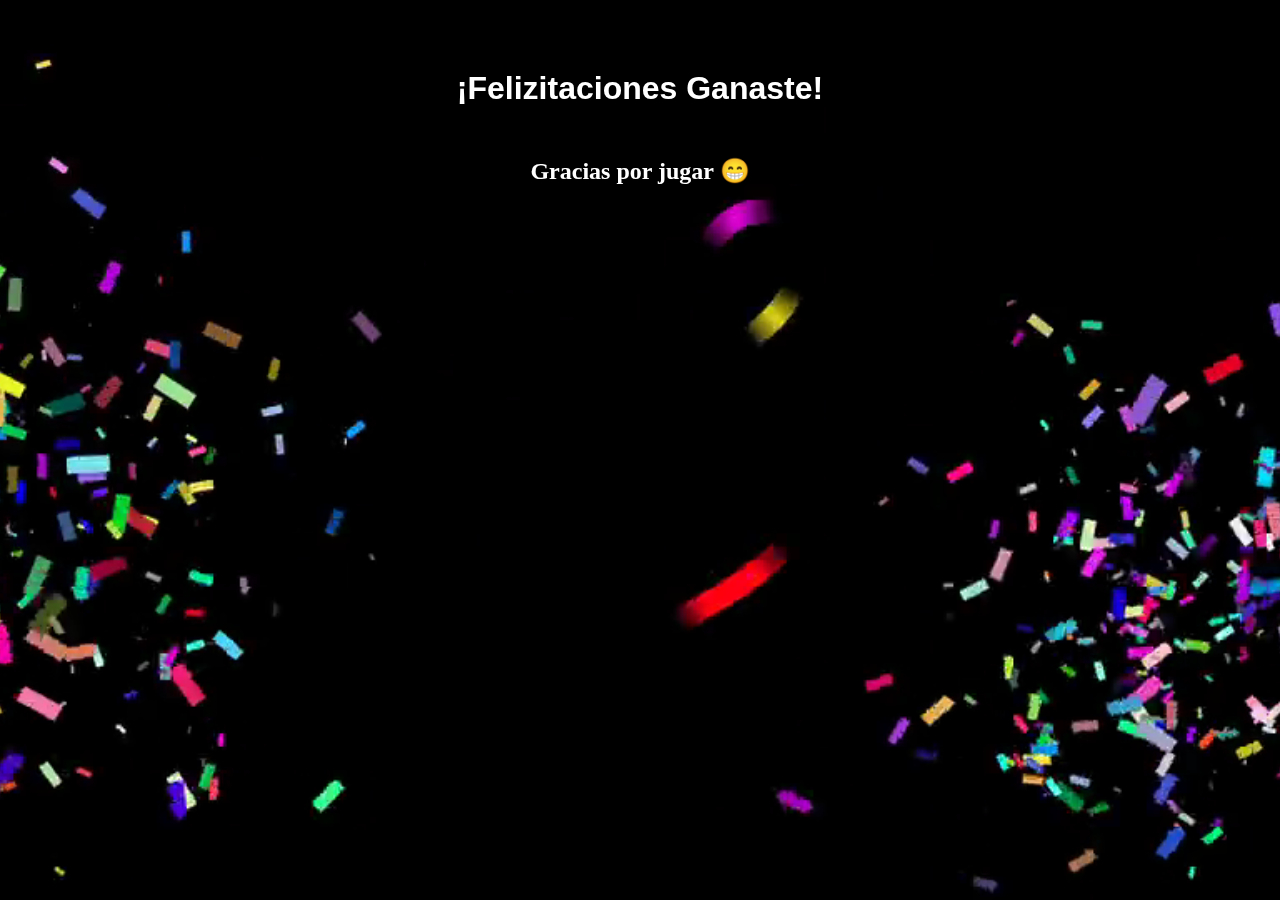
<file: final.html>
<!DOCTYPE html>
<html>
<head>
	<title>Inicio</title>
	<meta name="viewport" content="width=device-width, user-scalable=no, initial-scale1.0, maximun-scale=1.0, minimun-scale=1.0">
	<link rel="stylesheet" type="text/css" href="style.css">
	<meta charset="utf-8">
</head>
<body>
	<video src="confetti_-_121983 (540p).mp4" autoplay="" muted=""></video>
	<div class="cont-m">
	  <h1>¡Felizitaciones Ganaste!</h1>
	  <h2>Gracias por jugar &#128513</h2>
	</div>
</body>
</html>
</file>
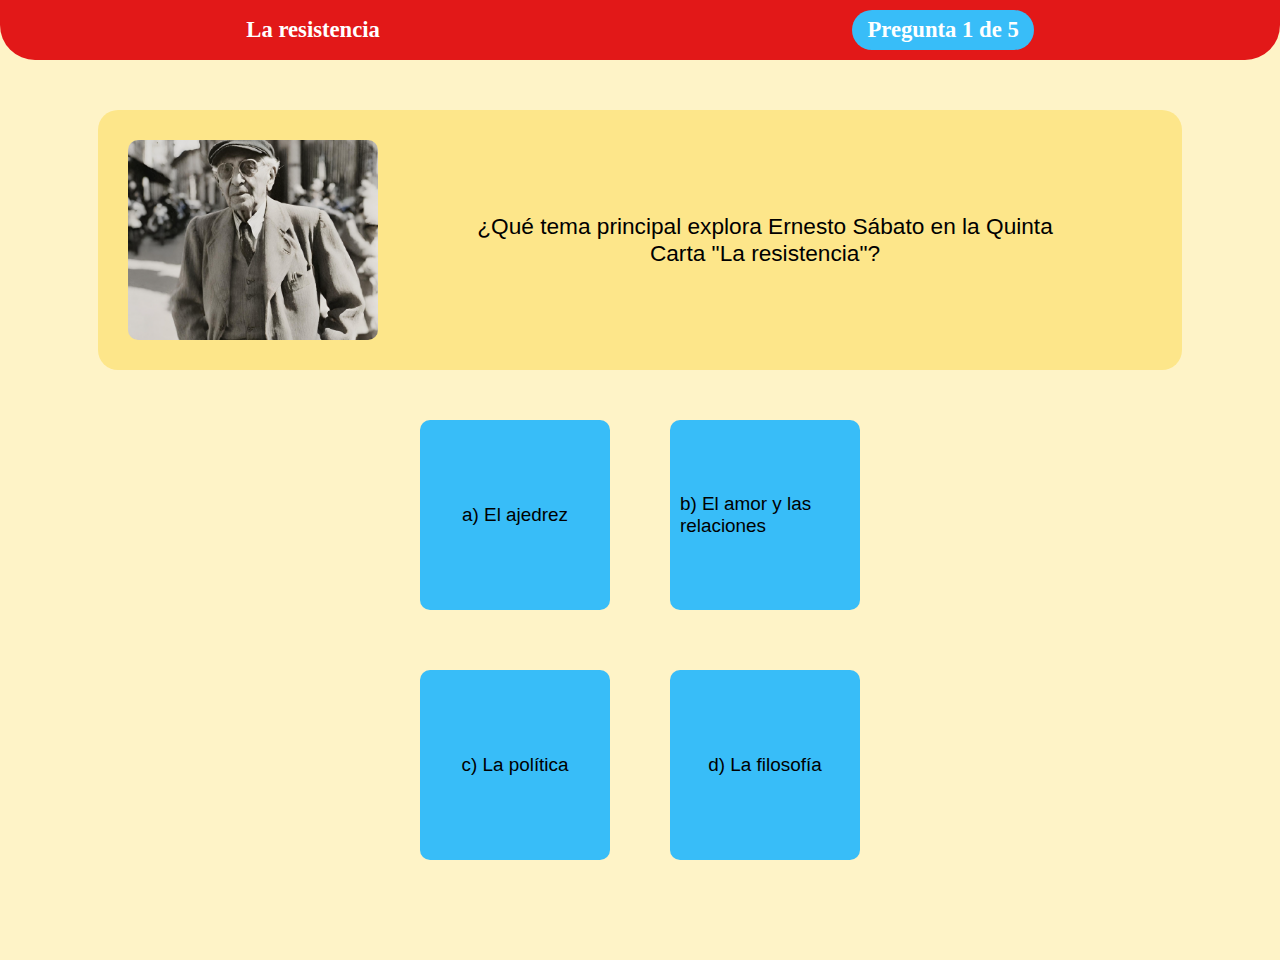
<file: pregunta-1.html>
<!DOCTYPE html>
<html>
<head>
	<title>Inicio</title>
	<meta name="viewport" content="width=device-width, user-scalable=no, initial-scale1.0, maximun-scale=1.0, minimun-scale=1.0">
	<link rel="stylesheet" type="text/css" href="style.css">
	<script src="codigo.js"></script>
	<meta charset="utf-8">
</head>
<body>
	<div id="mensaje">
	  <h1>Opción Correcta</h1>
	  <a href="pregunta-2.html"><button>Siguiente pregunta</button></a>
    </div>

	<div class="cont-titulo">
 	   <b>La resistencia</b><b class="b2">Pregunta 1 de 5</b>
    </div>
	<div id="temp"></div>

 	<div class="cont-pregunta">
	  <img src="Imagenes/Captura.PNG">
 	  <p>¿Qué tema principal explora Ernesto Sábato en la Quinta Carta "La resistencia"?</p>
    </div>

 	<section class="opciones">
 		<div id="incorrecto">
 			<p>a) El ajedrez</p>
 		</div>

 		<div id="incorrecto">
 			<p>b) El amor y las relaciones</p>
 		</div>

 		<div onclick="mostrarDiv()">
 			<p>c) La política</p>
 		</div>

 		<div id="incorrecto">
 			<p> d) La filosofía</p>
 		</div>
 	</section>
 	
</body>
</html>
</file>
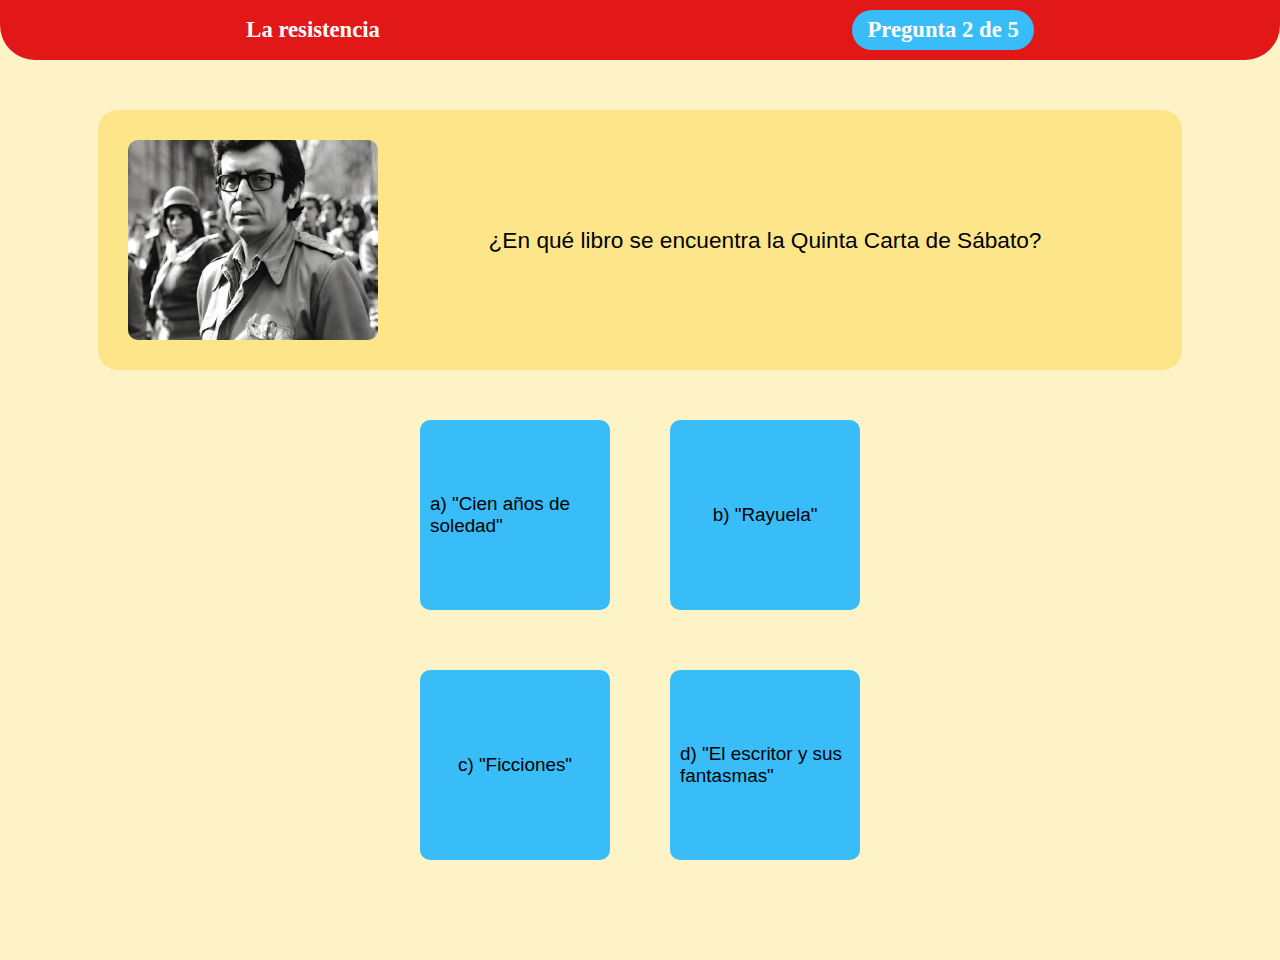
<file: pregunta-2.html>
<!DOCTYPE html>
<html>
<head>
	<title>Inicio</title>
	<meta name="viewport" content="width=device-width, user-scalable=no, initial-scale1.0, maximun-scale=1.0, minimun-scale=1.0">
	<link rel="stylesheet" type="text/css" href="style.css">
	<script src="codigo.js"></script>
	<meta charset="utf-8">
</head>
<body>
	<div id="mensaje">
	  <h1>Opción Correcta</h1>
	  <a href="pregunta-3.html"><button>Siguiente pregunta</button></a>
    </div>

	<div class="cont-titulo">
 	   <b>La resistencia</b><b class="b2">Pregunta 2 de 5</b>
    </div>

 	<div class="cont-pregunta">
	  <img src="Imagenes/Captura3.PNG">
 	  <p>¿En qué libro se encuentra la Quinta Carta de Sábato?</p>
    </div>

 	<div class="opciones">
 		<div id="incorrecto">
 			<p>a) "Cien años de soledad"</p>
 		</div>

 		<div id="incorrecto">
 			<p>b) "Rayuela"</p>
 		</div>

 		<div onclick="mostrarDiv()">
 			<p>c) "Ficciones"</p>
 		</div>

 		<div id="incorrecto">
 			<p> d) "El escritor y sus fantasmas"</p>
 		</div>
 	</div>

</body>
</html>
</file>
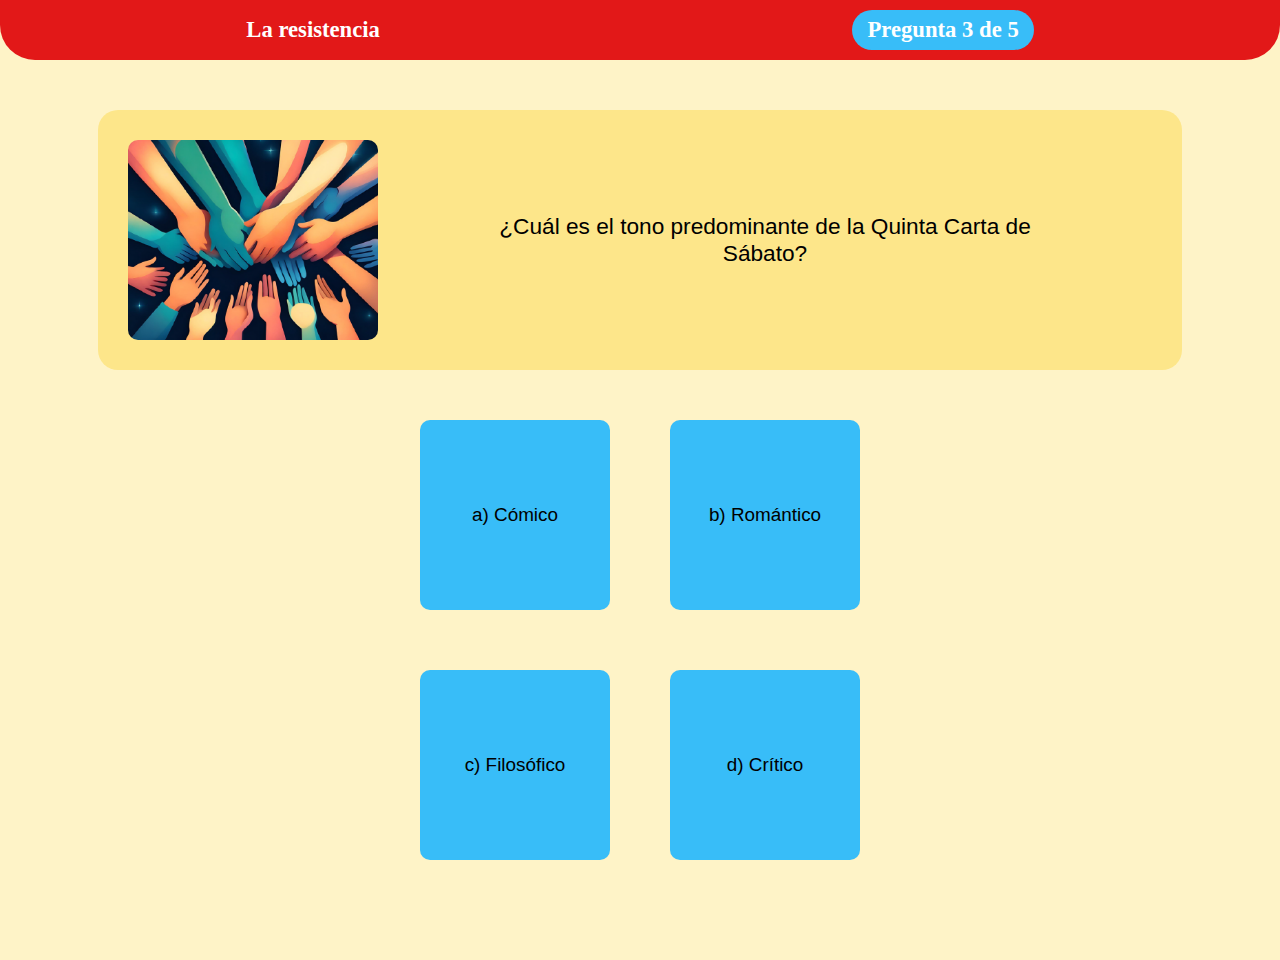
<file: pregunta-3.html>
<!DOCTYPE html>
<html>
<head>
	<title>Inicio</title>
	<meta name="viewport" content="width=device-width, user-scalable=no, initial-scale1.0, maximun-scale=1.0, minimun-scale=1.0">
	<link rel="stylesheet" type="text/css" href="style.css">
	<script src="codigo.js"></script>
	<meta charset="utf-8">
</head>
<body>
	<div id="mensaje">
	  <h1>Opción Correcta</h1>
	  <a href="pregunta-4.html"><button>Siguiente pregunta</button></a>
    </div>

	<div class="cont-titulo">
 	   <b>La resistencia</b><b class="b2">Pregunta 3 de 5</b>
    </div>

 	<div class="cont-pregunta">
	  <img src="Imagenes/Captura6.PNG">
 	  <p>¿Cuál es el tono predominante de la Quinta Carta de Sábato?</p>
    </div>

 	<div class="opciones">
 		<div id="incorrecto">
 			<p>a) Cómico</p>
 		</div>

 		<div onclick="mostrarDiv()">
 			<p>b) Romántico</p>
 		</div>

 		<div id="incorrecto">
 			<p>c) Filosófico</p>
 		</div>

 		<div id="incorrecto">
 			<p>d) Crítico</p>
 		</div>
 	</div>
 
</body>
</html>
</file>
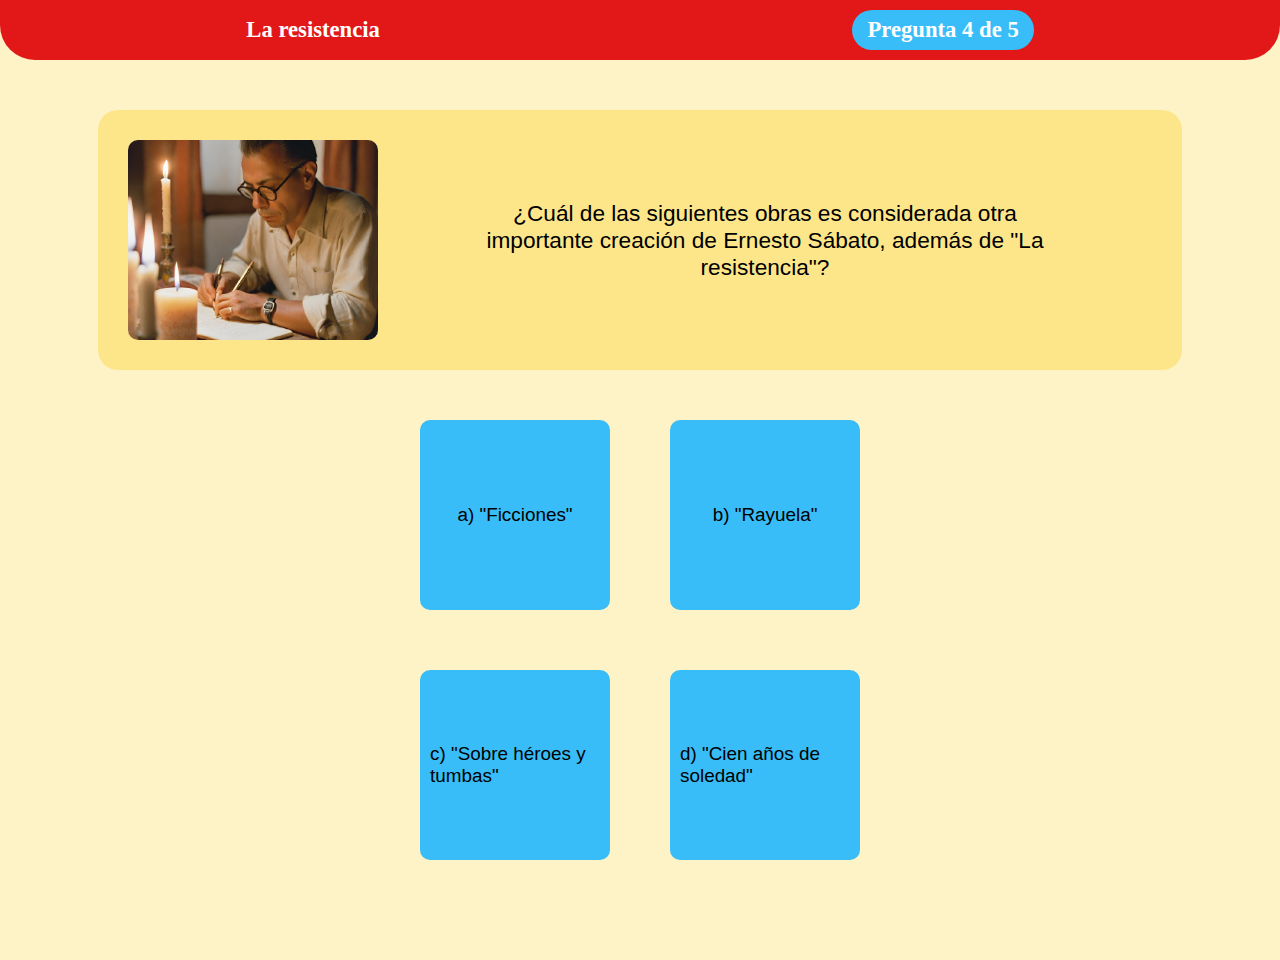
<file: pregunta-4.html>
<!DOCTYPE html>
<html>
<head>
	<title>Inicio</title>
	<meta name="viewport" content="width=device-width, user-scalable=no, initial-scale1.0, maximun-scale=1.0, minimun-scale=1.0">
	<link rel="stylesheet" type="text/css" href="style.css">
	<script src="codigo.js"></script>
	<meta charset="utf-8">
</head>
<body>
	<div id="mensaje">
	  <h1>Opción Correcta</h1>
	  <a href="pregunta-5.html"><button>Siguiente pregunta</button></a>
    </div>

	<div class="cont-titulo">
 	   <b>La resistencia</b><b class="b2">Pregunta 4 de 5</b>
    </div>

 	<div class="cont-pregunta">
	  <img src="Imagenes/Captura5.PNG">
 	  <p>¿Cuál de las siguientes obras es considerada otra importante creación de Ernesto Sábato, además de "La resistencia"?</p>
    </div>

 	<div class="opciones">
 		<div id="incorrecto">
 			<p>a) "Ficciones"</p>
 		</div>

 		<div id="incorrecto">
 			<p>b) "Rayuela"</p>
 		</div>

 		<div id="incorrecto">
 			<p>c) "Sobre héroes y tumbas"</p>
 		</div>

 		<div onclick="mostrarDiv()">
 			<p>d) "Cien años de soledad"</p>
 		</div>
 	</div>

   
   
   

</body>
</html>
</file>
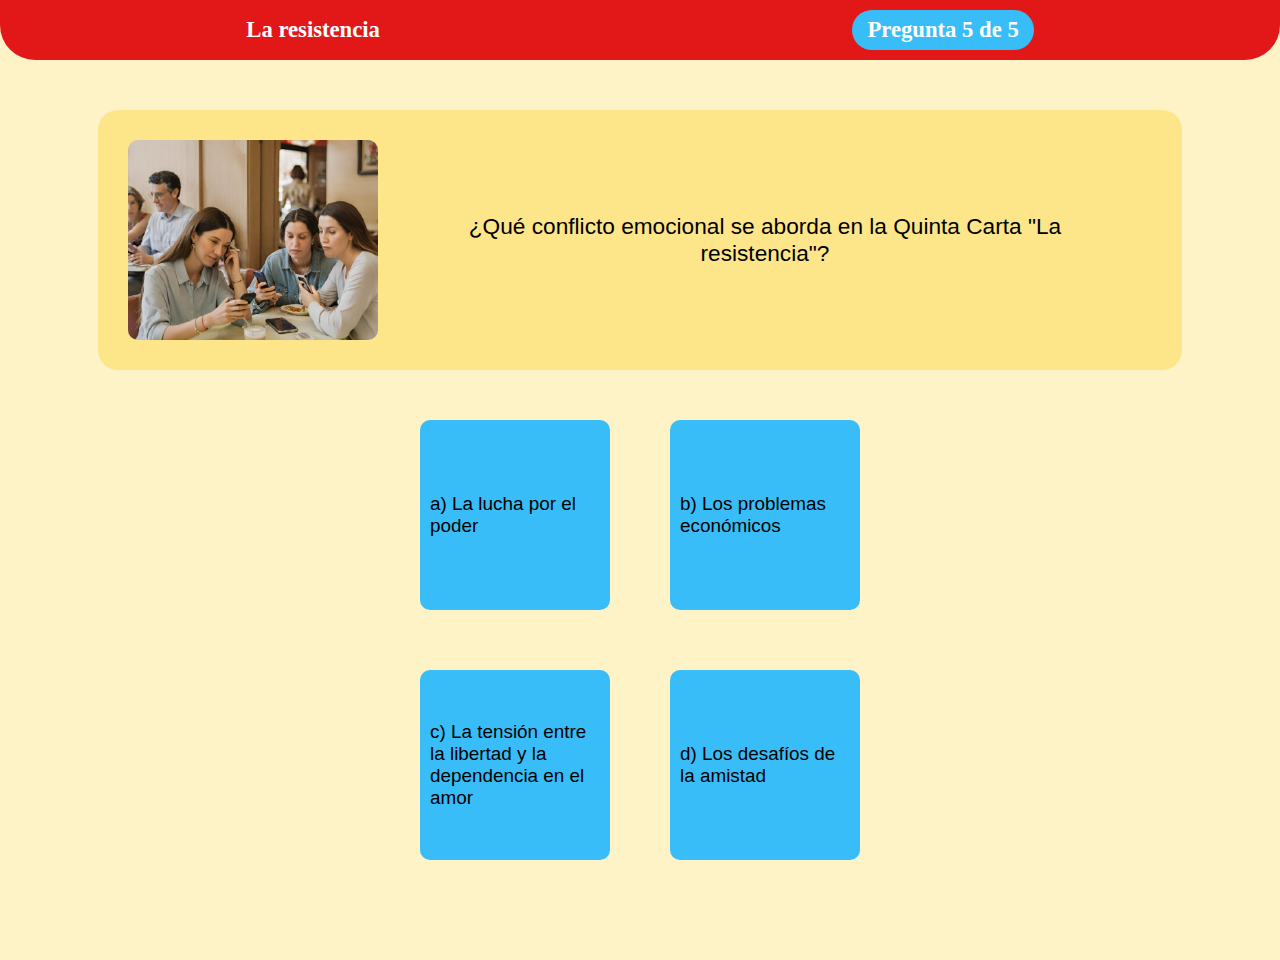
<file: pregunta-5.html>
<!DOCTYPE html>
<html>
<head>
	<title>Inicio</title>
	<meta name="viewport" content="width=device-width, user-scalable=no, initial-scale1.0, maximun-scale=1.0, minimun-scale=1.0">
	<link rel="stylesheet" type="text/css" href="style.css">
	<script src="codigo.js"></script>
	<meta charset="utf-8">
</head>
<body>
	<div id="mensaje">
	  <h1>Opción Correcta</h1>
	  <a href="final.html"><button>Final</button></a>
    </div>

	<div class="cont-titulo">
 	   <b>La resistencia</b><b class="b2">Pregunta 5 de 5</b>
    </div>

 	<div class="cont-pregunta">
	  <img src="Imagenes/Captura7.PNG">
 	  <p>¿Qué conflicto emocional se aborda en la Quinta Carta "La resistencia"?</p>
    </div>

 	<div class="opciones">
 		<div id="incorrecto">
 			<p>a) La lucha por el poder</p>
 		</div>

 		<div id="incorrecto">
 			<p>b) Los problemas económicos</p>
 		</div>

 		<div onclick="mostrarDiv()">
 			<p>c) La tensión entre la libertad y la dependencia en el amor</p>
 		</div>

 		<div id="incorrecto">
 			<p>d) Los desafíos de la amistad</p>
 		</div>
 	</div>

</body>
</html>
</file>
<file: style.css>
*{
	margin: 0;
	padding: 0;
}
body{
	-webkit-user-select: none;
    -ms-user-select: none;
    user-select: none;
	background: #fef3c7;
}

/*Fuentes*/
@font-face{
    font-family: KaushanScript-Regular;
    src: url(Fuentes/KaushanScript-Regular.otf);
}
@font-face{
    font-family: angrybirds-regular;
    src: url(Fuentes/angrybirds-regular.ttf);
}

.cont-titulo{
	display: flex;
	background: rgb(226, 24, 24);
	padding: 10px;
	border-radius: 0 0 35px 35px;
}
b{
	margin: auto;
	font-size: 6mm;
	color: #fff;
}
.b2{
	padding: 7px 15px;
	border-radius: 20px;
	background: #38bdf8;
}
.cont-pregunta{
	display: flex;
	margin: auto;
	background: #fde68a;
	padding: 30px;
	width: 80%;
	border-radius: 20px;
	height: auto;
	margin-top: 50px;
}
.cont-pregunta p{
	font-size: 6mm;
	width: 60%;
	margin: auto;
	text-align: center;
}
img{
	width: 250px;
	height: 200px;
	border-radius: 10px;
	object-fit: cover;
}
.opciones{
	display: grid;
	grid-template-columns: repeat(2, 190px);
	justify-content: center;
	grid-gap: 60px;
	margin: 50px 0 100px 0;
}
.opciones div{
	display: flex;
	align-items: center;
	justify-content: center;;
	height: 170px;
	padding: 10px;
	overflow: hidden;
	border-radius: 10px;
	background: #38bdf8;
	transition: box-shadow 0.8s;
}
.opciones div:hover{
	box-shadow: 4px 8px 14px 7px #000;
}
.rojo{
	background-color: rgb(254, 5, 5);
	color: #fff;
}

/*Mensaje siguiente nivel*/
#mensaje{
	display: flex;
	position: absolute; 
	flex-direction: column;
	align-items: center;
	top: -300%;
	background: rgba(7, 87, 200, 0.64);
	width: 100vw;
	height: 250vh;
}
#mensaje h1{
	margin: 20% 0 50px 0;
	font-size: 20mm;
	font-family: angrybirds-regular;
	color: rgb(255, 248, 248);
}
#mensaje button{
	font-family: Time New Roman;
	font-size: 9mm;
	padding: 17px 60px;
	background: rgb(216, 119, 8);
	border-style: none;
	border-radius: 20px;
}

/*Página de Inicio*/
.titulo, .subtitulo{
	font-family: KaushanScript-Regular;
	margin: 20px 0;
	text-align: center;
}
.subtitulo{
	margin-top: 50px;
	text-decoration: underline;
}
.cont-resumen{
	display: flex;
	align-items: center;
	margin: auto;
	width: 80%;
	padding: 20px;
	border-radius: 15px;
	background: #fde68a;
}
p{
	font-size: 5mm;
	font-family: 'Gabarito', sans-serif;
}
.cont-resumen img{
	width: 250px;
	height: 250px;
	border-radius: 50%;
	margin-right: 15px;
}
.cont-boton{
	display: flex;
	align-items: center;
	justify-content: center;
	flex-direction: column;
	margin-top: 50px;
	margin-bottom: 50px;
}
button{
	width: 100%;
	padding: 15px;
	font-size: 7mm;
	font-family: angrybirds-regular;
	background: blue;
	color: #fff;
	border-radius: 20px;
	border-style: none;
	margin-top: 30px;
}
a{
	text-decoration: none;
	width: 40%;
}

/*Página final*/
.cont-m{
	display: flex;
	flex-direction: column;
	justify-content: center;
	margin-top: 70px;
	z-index: 100;
}
.cont-m h1{
	font-family: 'Gabarito', sans-serif;
	text-align: center;
	color: #fff;
}
.cont-m h2{
	text-align: center;
	margin-top: 50px;
	color: #fff;
}
video{
	position: absolute;
	z-index: -20;
	width: 100vw;
	height: 100vh;
	object-fit: cover;
	margin-top: -70px;
}


@media screen and (max-width: 600px){
	.cont-titulo{
		padding: 15px;
	}
	b{
		font-size: 5mm;
	}
	.cont-pregunta{
		flex-direction: column;
		padding: 20px;
	}
	img{
		width: 100%;
		height: 250px;
	}
	.cont-pregunta p{
		width: 80%;
		margin: auto;
		margin-top: 20px;
    }

	.opciones{
		grid-template-columns: repeat(2, 160px);
		grid-gap: 20px;
	}
	.opciones div{
		padding: 10px;
	}
	#mensaje h1{
		font-size: 13mm;
		margin: 100% 0 50px 0;
	}
	.cont-resumen{
		overflow: scroll;
		height: 400px;
		flex-direction: column;
	}
	.cont-resumen p{
		margin-top: 10px;
	}
    .cont-resumen img{
    	margin: auto;
    	height: 300px;
    }
    .resumen-2{
	    height: 280px;
    }
    a{
    	width: 80%;
    }
}
</file>
